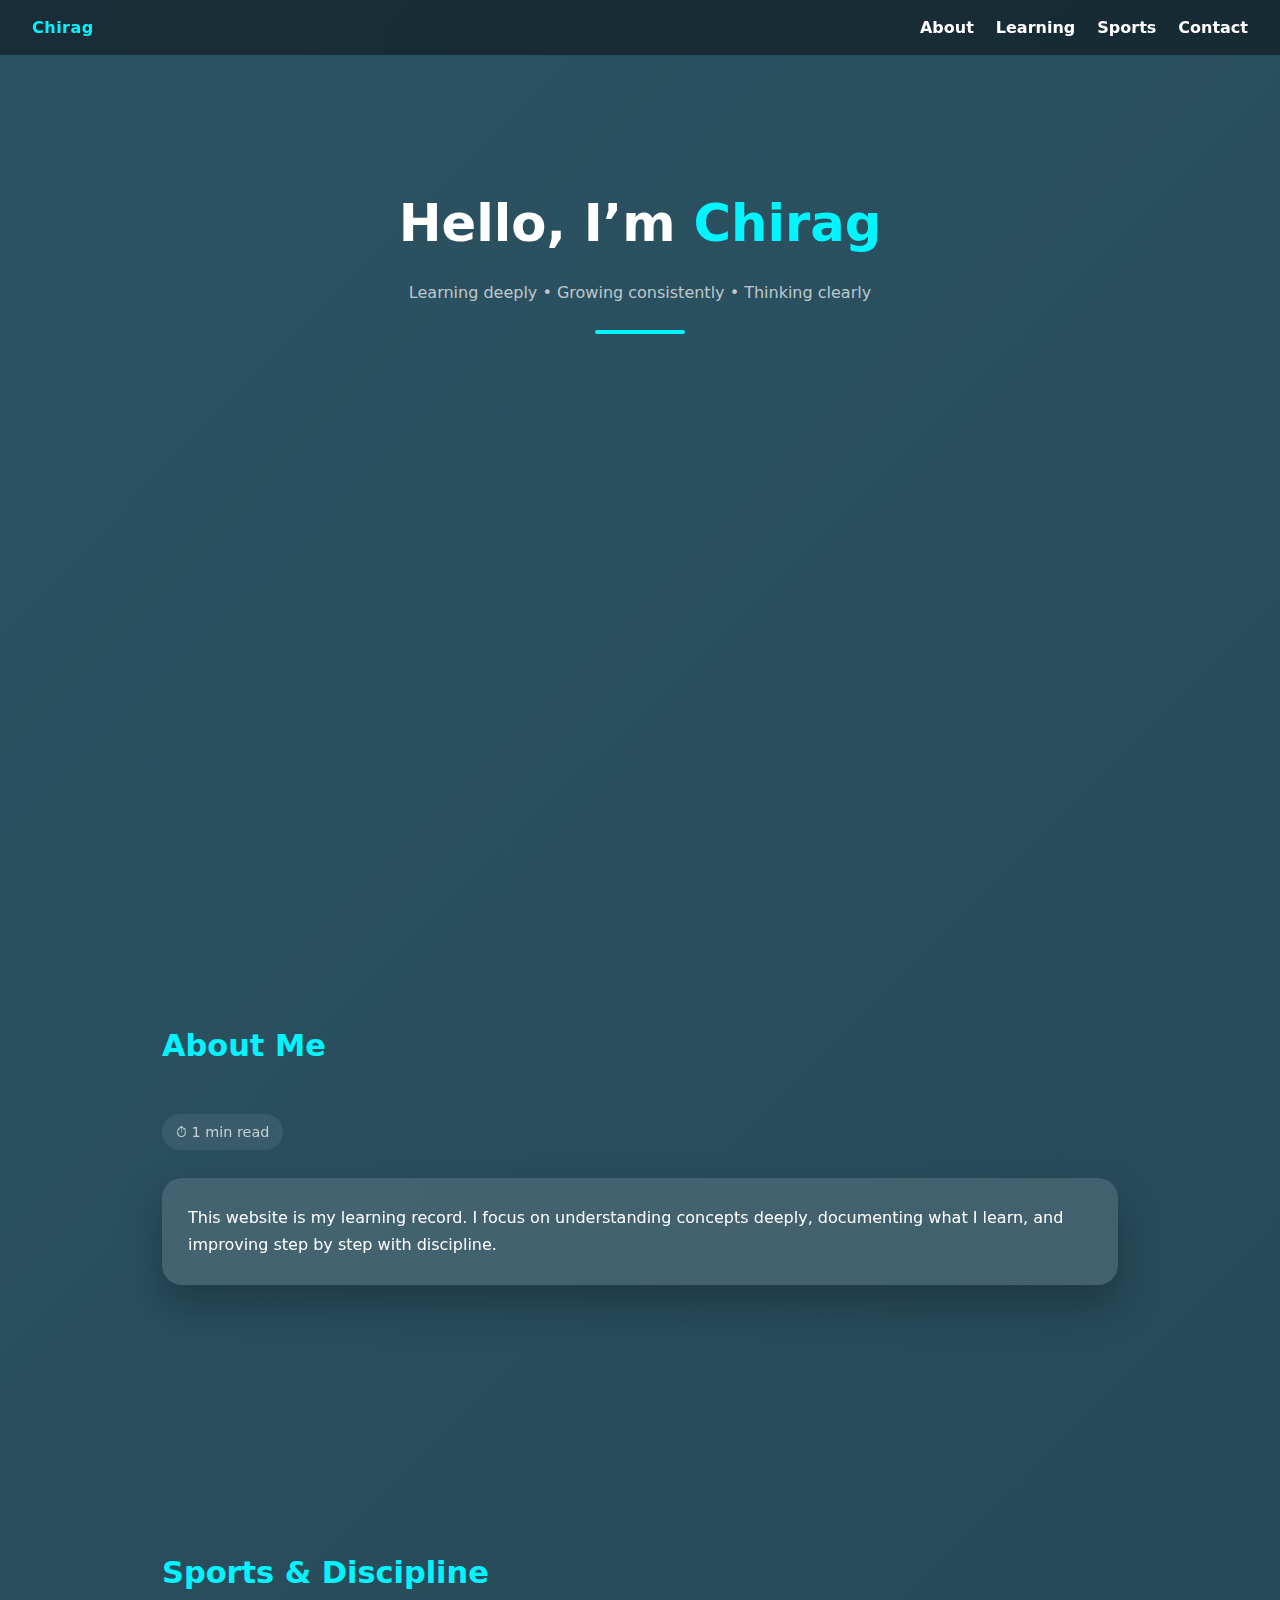
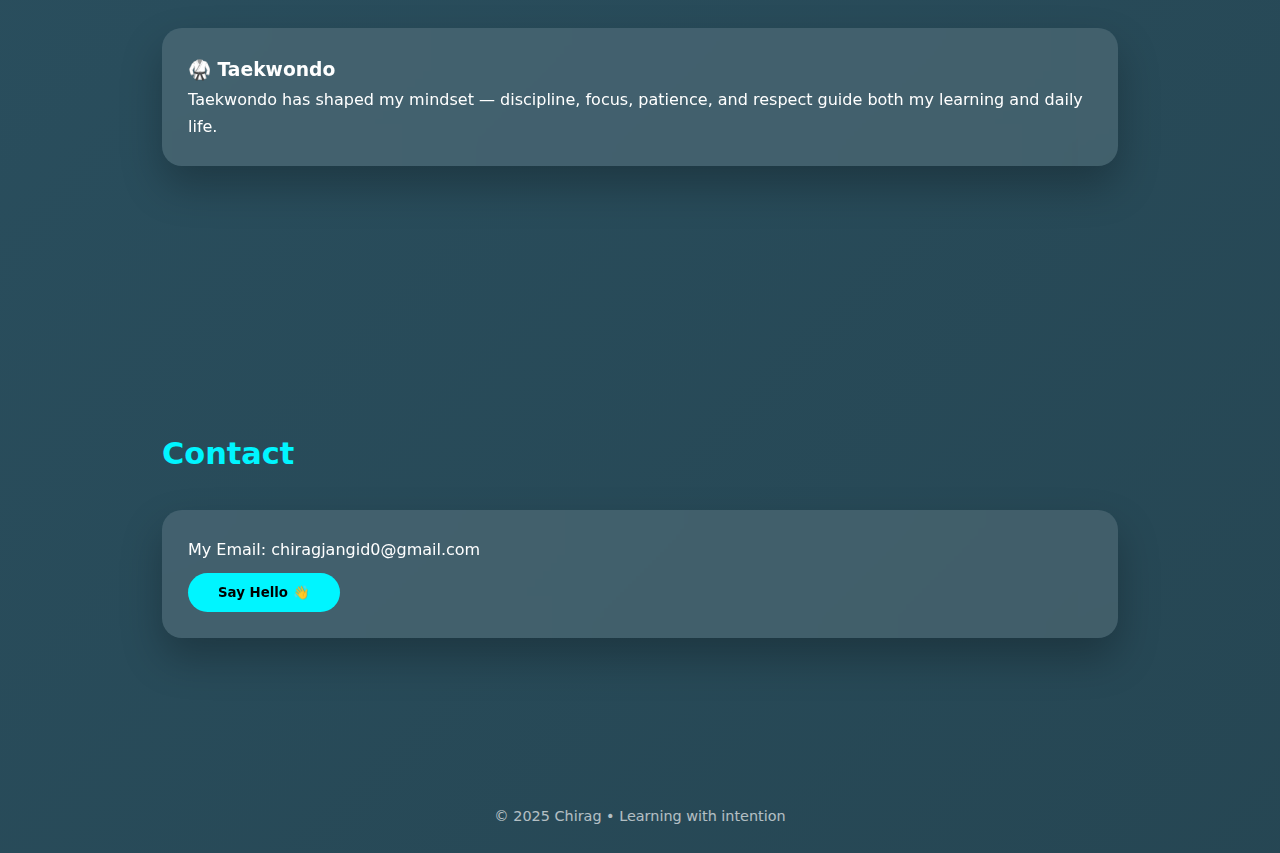
<file: index.html>
<!DOCTYPE html>
<html lang="en">
<head>
  <meta charset="UTF-8">
  <title>Chirag | Learning Portfolio</title>
  <meta name="viewport" content="width=device-width, initial-scale=1.0">
  <link rel="stylesheet" href="style.css">
</head>
<body>

<nav class="navbar">
  <div class="logo">Chirag</div>
  <ul>
    <li><a href="#about">About</a></li>
    <li><a href="learning/learning.html">Learning</a></li>
    <li><a href="#sports">Sports</a></li>
    <li><a href="#contact">Contact</a></li>
  </ul>
</nav>

<header class="hero">
  <h1>Hello, I’m <span>Chirag</span></h1>
  <p>Learning deeply • Growing consistently • Thinking clearly</p>
  <div class="hero-line"></div>
</header>

<section id="about" class="section">
  <h2>About Me</h2>
  <div class="glass-card">
    <p>
      This website is my learning record.  
      I focus on understanding concepts deeply, documenting what I learn,
      and improving step by step with discipline.
    </p>
  </div>
</section>

<section id="sports" class="section">
  <h2>Sports & Discipline</h2>
  <div class="glass-card">
    <h3>🥋 Taekwondo</h3>
    <p>
      Taekwondo has shaped my mindset — discipline, focus, patience,
      and respect guide both my learning and daily life.
    </p>
  </div>
</section>

<section id="contact" class="section">
  <h2>Contact</h2>
  <div class="glass-card">
    <p>My Email: chiragjangid0@gmail.com</p>
    <button class="btn" onclick="sayHi()">Say Hello 👋</button>
  </div>
</section>

<footer>
  <p>© 2025 Chirag • Learning with intention</p>
</footer>

<script src="script.js"></script>
</body>
</html>
</file>
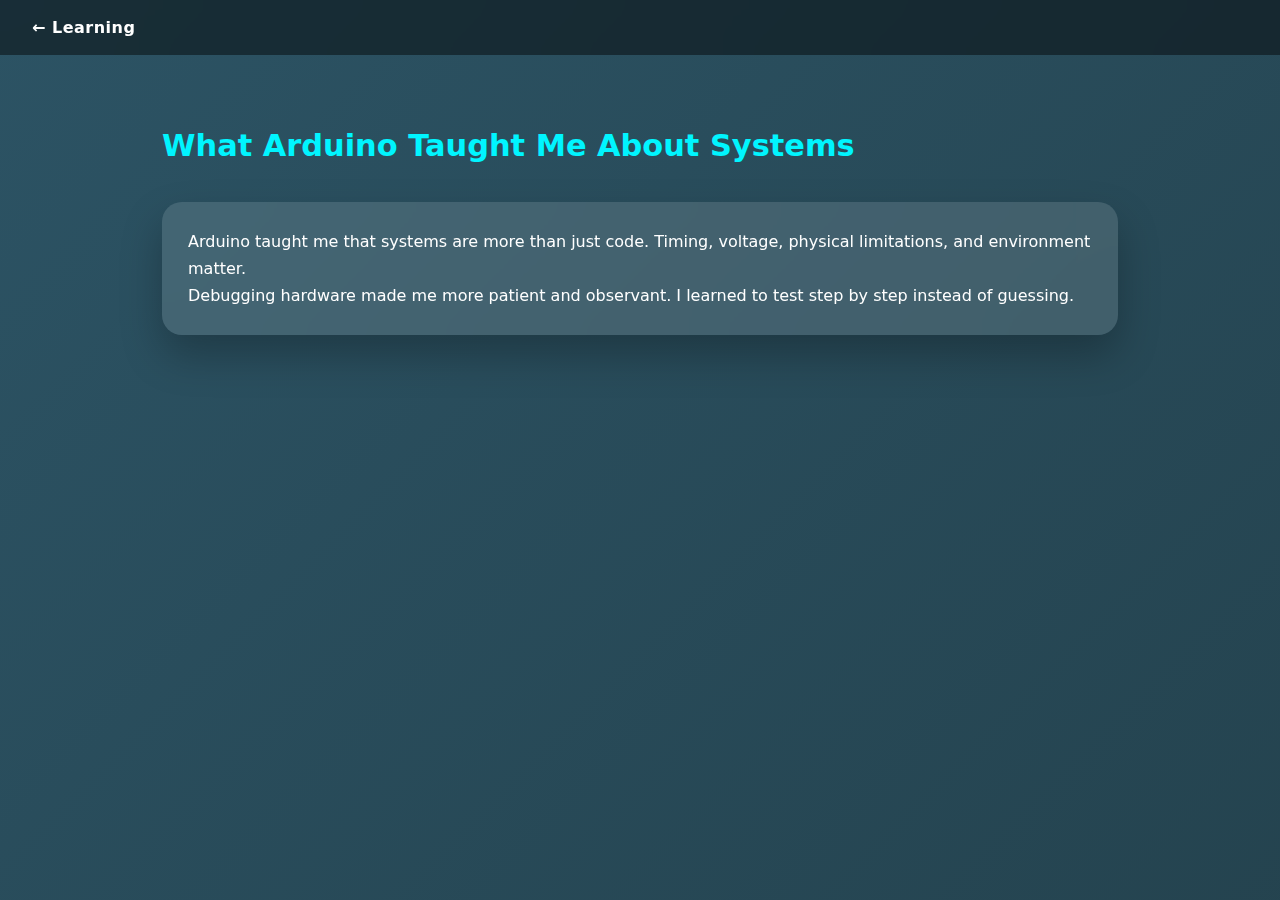
<file: arduino-systems.html>
<!DOCTYPE html>
<html lang="en">
<head>
  <meta charset="UTF-8">
  <meta name="viewport" content="width=device-width, initial-scale=1.0">
  <title>Arduino & Systems | Chirag</title>
  <link rel="stylesheet" href="../style.css">
</head>
<body>

<nav class="navbar">
  <a href="learning.html" class="logo">← Learning</a>
</nav>

<section class="section">
<h2>What Arduino Taught Me About Systems</h2>

<div class="glass-card">
<p>
Arduino taught me that systems are more than just code.
Timing, voltage, physical limitations, and environment matter.
</p>

<p>
Debugging hardware made me more patient and observant.
I learned to test step by step instead of guessing.
</p>
</div>
</section>

</body>
</html>
</file>
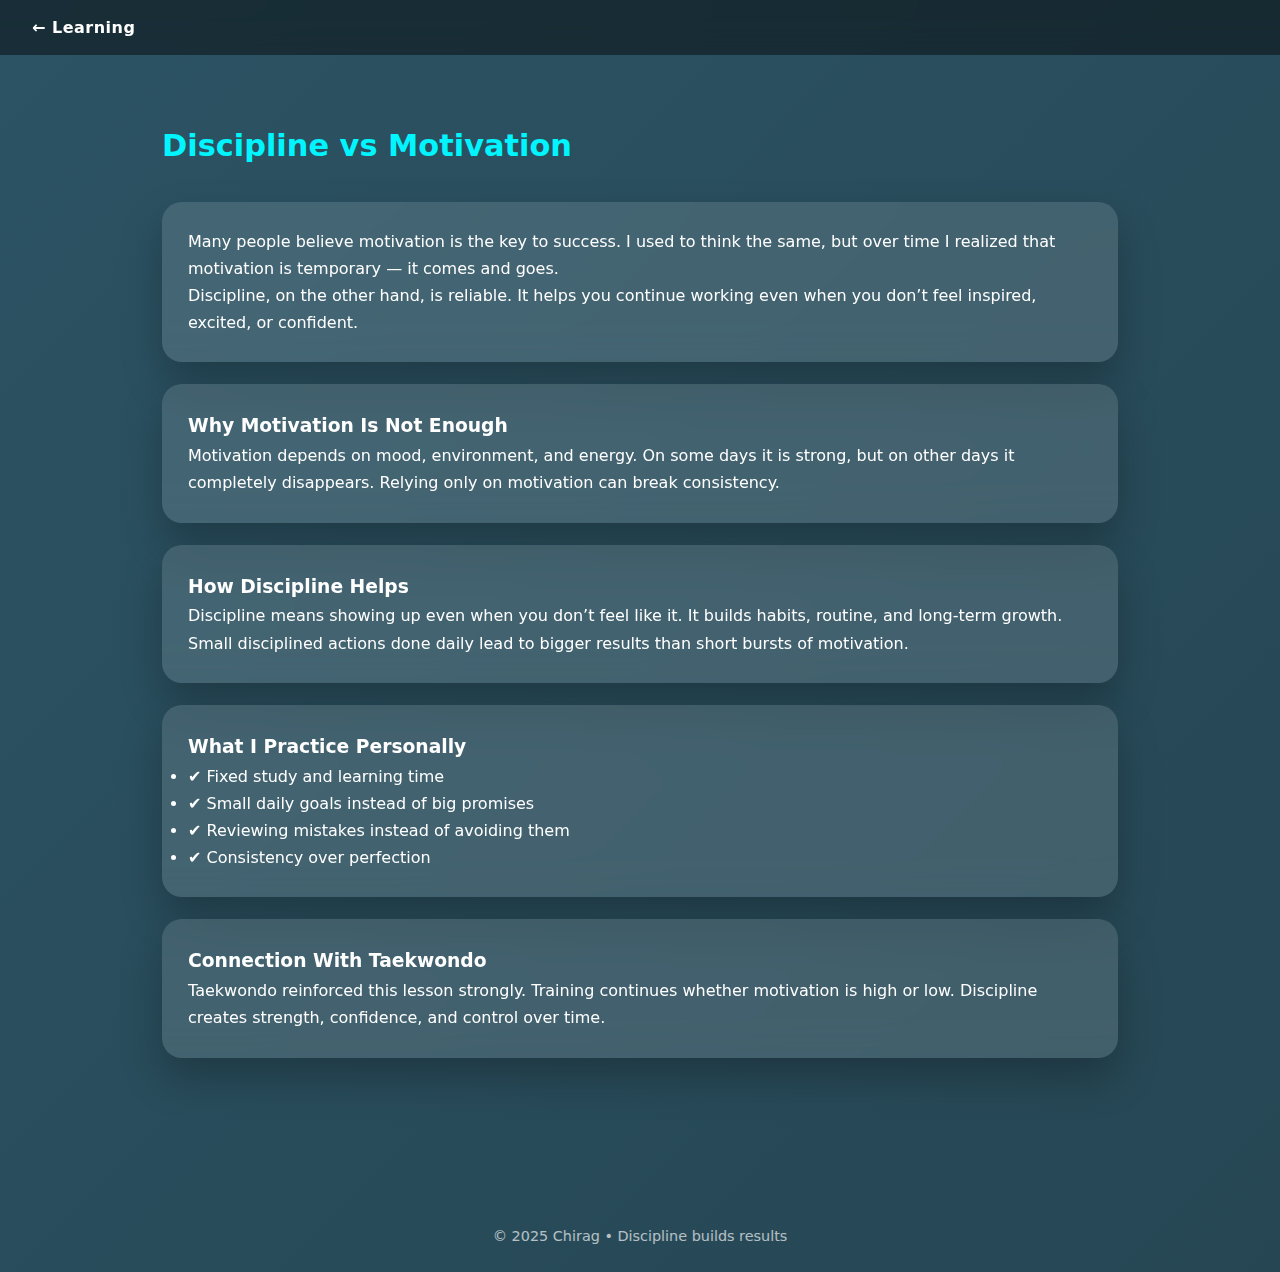
<file: discipline-vs-motivation.html>
<!DOCTYPE html>
<html lang="en">
<head>
  <meta charset="UTF-8">
  <title>Discipline vs Motivation | Chirag</title>
  <meta name="viewport" content="width=device-width, initial-scale=1.0">
  <link rel="stylesheet" href="../style.css">
</head>
<body>

<!-- NAVBAR -->
<nav class="navbar">
  <a href="learning.html" class="logo">← Learning</a>
</nav>

<!-- CONTENT -->
<section class="section">
  <h2>Discipline vs Motivation</h2>

  <div class="glass-card">
    <p>
      Many people believe motivation is the key to success.  
      I used to think the same, but over time I realized that motivation
      is temporary — it comes and goes.
    </p>

    <p>
      Discipline, on the other hand, is reliable.  
      It helps you continue working even when you don’t feel inspired,
      excited, or confident.
    </p>
  </div>

  <div class="glass-card">
    <h3>Why Motivation Is Not Enough</h3>
    <p>
      Motivation depends on mood, environment, and energy.
      On some days it is strong, but on other days it completely disappears.
      Relying only on motivation can break consistency.
    </p>
  </div>

  <div class="glass-card">
    <h3>How Discipline Helps</h3>
    <p>
      Discipline means showing up even when you don’t feel like it.
      It builds habits, routine, and long-term growth.
    </p>

    <p>
      Small disciplined actions done daily lead to bigger results
      than short bursts of motivation.
    </p>
  </div>

  <div class="glass-card">
    <h3>What I Practice Personally</h3>
    <ul>
      <li>✔ Fixed study and learning time</li>
      <li>✔ Small daily goals instead of big promises</li>
      <li>✔ Reviewing mistakes instead of avoiding them</li>
      <li>✔ Consistency over perfection</li>
    </ul>
  </div>

  <div class="glass-card">
    <h3>Connection With Taekwondo</h3>
    <p>
      Taekwondo reinforced this lesson strongly.
      Training continues whether motivation is high or low.
      Discipline creates strength, confidence, and control over time.
    </p>
  </div>

</section>

<footer>
  <p>© 2025 Chirag • Discipline builds results</p>
</footer>

</body>
</html>
</file>
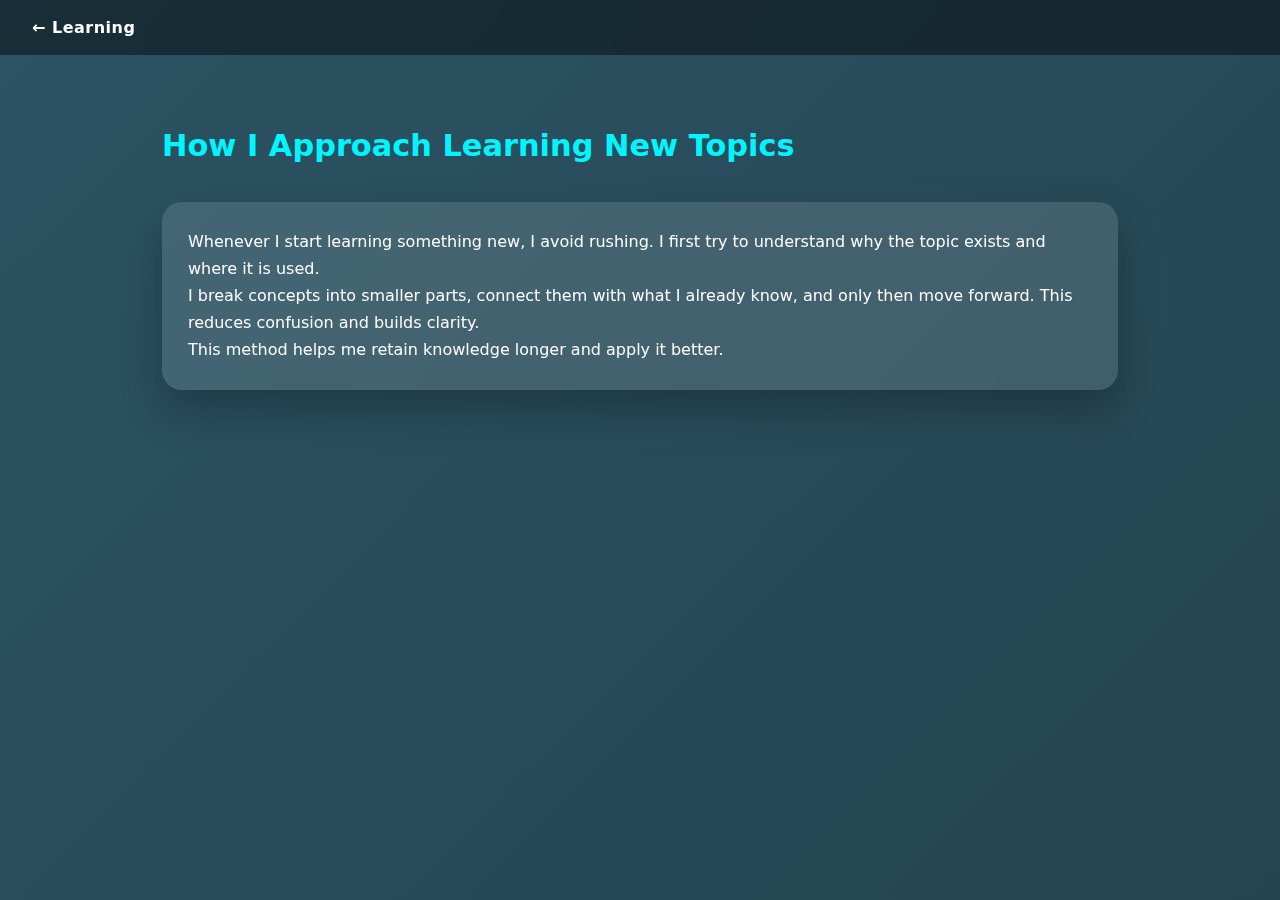
<file: how-i-learn.html>
<!DOCTYPE html>
<html lang="en">
<head>
  <meta charset="UTF-8">
  <meta name="viewport" content="width=device-width, initial-scale=1.0">
  <title>How I Learn | Chirag</title>
  <link rel="stylesheet" href="../style.css">
</head>
<body>

<nav class="navbar">
  <a href="learning.html" class="logo">← Learning</a>
</nav>

<section class="section">
<h2>How I Approach Learning New Topics</h2>

<div class="glass-card">
<p>
Whenever I start learning something new, I avoid rushing.
I first try to understand why the topic exists and where it is used.
</p>

<p>
I break concepts into smaller parts, connect them with what I already know,
and only then move forward. This reduces confusion and builds clarity.
</p>

<p>
This method helps me retain knowledge longer and apply it better.
</p>
</div>
</section>

</body>
</html>
</file>
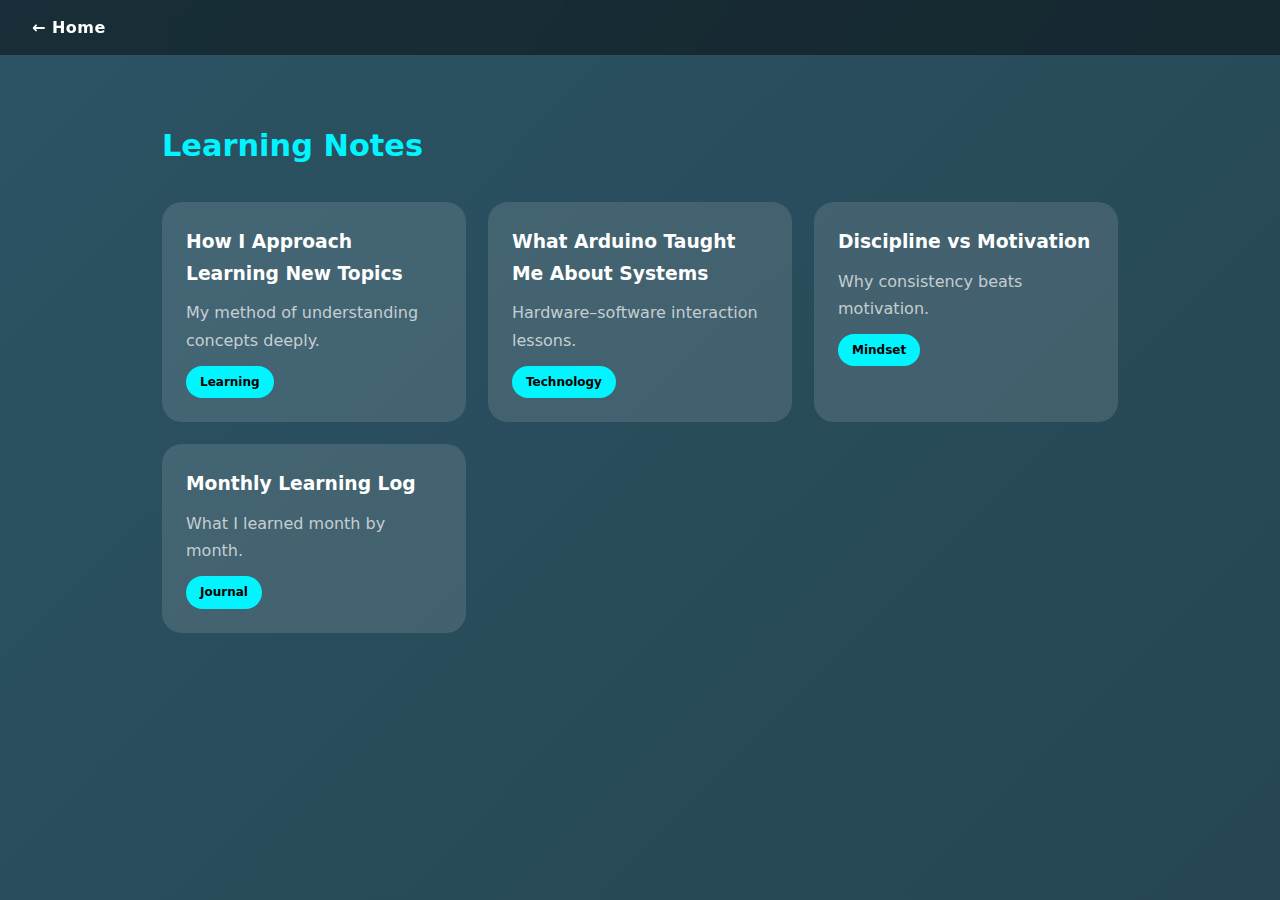
<file: learning.html>
<!DOCTYPE html>
<html lang="en">
<head>
  <meta charset="UTF-8">
  <meta name="viewport" content="width=device-width, initial-scale=1.0">
  <title>Learning Notes | Chirag</title>
  <link rel="stylesheet" href="../style.css">
</head>
<body>

<nav class="navbar">
  <a href="../index.html" class="logo">← Home</a>
</nav>

<section class="section">
  <h2>Learning Notes</h2>

  <div class="blog-grid">

    <a class="blog-card" href="how-i-learn.html">
      <h3>How I Approach Learning New Topics</h3>
      <p>My method of understanding concepts deeply.</p>
      <span class="tag">Learning</span>
    </a>

    <a class="blog-card" href="arduino-systems.html">
      <h3>What Arduino Taught Me About Systems</h3>
      <p>Hardware–software interaction lessons.</p>
      <span class="tag">Technology</span>
    </a>

    <a class="blog-card" href="discipline-vs-motivation.html">
      <h3>Discipline vs Motivation</h3>
      <p>Why consistency beats motivation.</p>
      <span class="tag">Mindset</span>
    </a>

    <a class="blog-card" href="monthly-log.html">
      <h3>Monthly Learning Log</h3>
      <p>What I learned month by month.</p>
      <span class="tag">Journal</span>
    </a>

  </div>
</section>

</body>
</html>
</file>
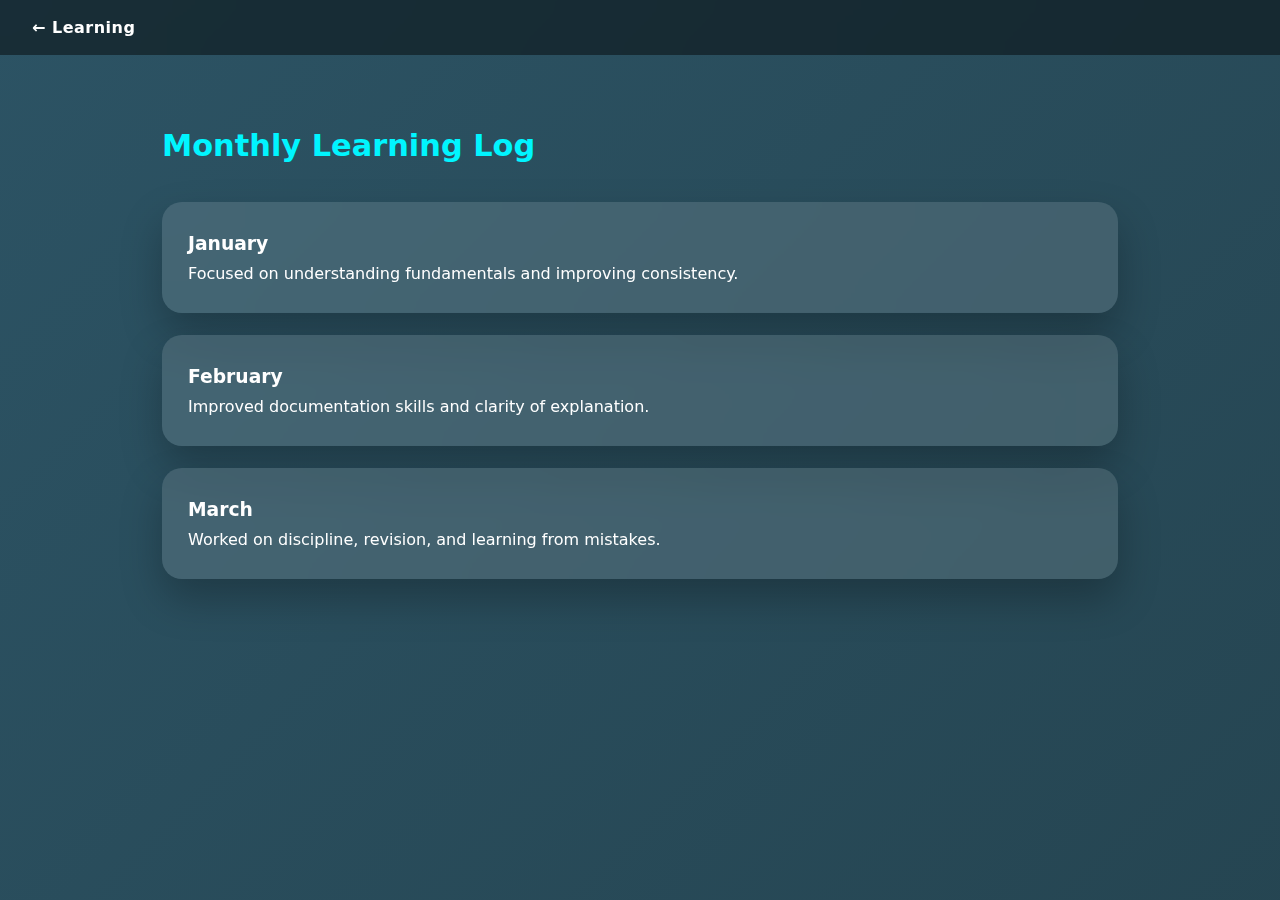
<file: monthly-log.html>
<!DOCTYPE html>
<html lang="en">
<head>
  <meta charset="UTF-8">
  <meta name="viewport" content="width=device-width, initial-scale=1.0">
  <title>Monthly Learning Log | Chirag</title>
  <link rel="stylesheet" href="../style.css">
</head>
<body>

<nav class="navbar">
  <a href="learning.html" class="logo">← Learning</a>
</nav>

<section class="section">
<h2>Monthly Learning Log</h2>

<div class="glass-card">
<h3>January</h3>
<p>Focused on understanding fundamentals and improving consistency.</p>
</div>

<div class="glass-card">
<h3>February</h3>
<p>Improved documentation skills and clarity of explanation.</p>
</div>

<div class="glass-card">
<h3>March</h3>
<p>Worked on discipline, revision, and learning from mistakes.</p>
</div>

</section>

</body>
</html>
</file>
<file: style.css>
:root {
  --accent: #00f5ff;
  --bg1: #0f2027;
  --bg2: #203a43;
  --glass: rgba(255,255,255,0.12);
  --text: #ffffff;
  --muted: rgba(255,255,255,0.7);
}

* {
  margin: 0;
  padding: 0;
  box-sizing: border-box;
  font-family: "Segoe UI", system-ui, sans-serif;
}

body {
  background: linear-gradient(-45deg, var(--bg1), var(--bg2), #2c5364);
  background-size: 400% 400%;
  animation: gradient 10s ease infinite;
  color: var(--text);
  line-height: 1.7;
}

@keyframes gradient {
  0% { background-position: 0% 50%; }
  50% { background-position: 100% 50%; }
  100% { background-position: 0% 50%; }
}

/* ================= NAVBAR ================= */
.navbar {
  position: fixed;
  top: 0;
  width: 100%;
  -webkit-backdrop-filter: blur(14px);
  backdrop-filter: blur(14px);
  background: rgba(0,0,0,0.45);
  display: flex;
  justify-content: space-between;
  align-items: center;
  padding: 14px 32px;
  z-index: 1000;
}

.navbar ul {
  list-style: none;
  display: flex;
}

.navbar li {
  margin-left: 22px;
}

.navbar a {
  color: var(--text);
  text-decoration: none;
  font-weight: 600;
  transition: color 0.2s ease;
}

.navbar a:hover {
  color: var(--accent);
}

.logo {
  color: var(--accent);
  font-weight: 800;
  letter-spacing: 0.5px;
}

/* ================= HERO ================= */
.hero {
  height: 100vh;
  text-align: center;
  padding-top: 180px;
}

.hero h1 {
  font-size: clamp(2.4rem, 5vw, 3.2rem);
}

.hero span {
  color: var(--accent);
}

.hero p {
  margin-top: 12px;
  color: var(--muted);
}

.hero-line {
  width: 90px;
  height: 4px;
  background: var(--accent);
  margin: 24px auto;
  border-radius: 10px;
}

/* ================= SECTIONS ================= */
.section {
  max-width: 1000px;
  margin: auto;
  padding: 120px 22px;
}

.section h2 {
  margin-bottom: 30px;
  color: var(--accent);
  font-size: 1.9rem;
}

/* ================= GLASS CARD ================= */
.glass-card {
  background: var(--glass);
  -webkit-backdrop-filter: blur(16px);
  backdrop-filter: blur(16px);
  padding: 26px;
  border-radius: 20px;
  margin-bottom: 22px;
  box-shadow: 0 20px 40px rgba(0,0,0,0.25);
}

/* ================= SKILLS ================= */
.skills-grid {
  display: grid;
  grid-template-columns: repeat(auto-fit, minmax(240px, 1fr));
  gap: 18px;
}

.skill-card {
  background: var(--glass);
  padding: 22px;
  border-radius: 18px;
}

.skill-card h3 {
  margin-bottom: 8px;
}

/* ================= BLOG / LEARNING ================= */
.blog-grid {
  display: grid;
  grid-template-columns: repeat(auto-fit, minmax(260px, 1fr));
  gap: 22px;
}

.blog-card {
  background: var(--glass);
  padding: 24px;
  border-radius: 20px;
  text-decoration: none;
  color: var(--text);
  transition: transform 0.25s ease;
}

.blog-card:hover {
  transform: translateY(-8px);
}

.blog-card h3 {
  margin-bottom: 10px;
}

.blog-card p {
  color: var(--muted);
}

.tag {
  display: inline-block;
  margin-top: 12px;
  padding: 6px 14px;
  border-radius: 20px;
  background: var(--accent);
  color: black;
  font-size: 0.75rem;
  font-weight: bold;
}

/* ================= BUTTON ================= */
.btn {
  padding: 12px 30px;
  border-radius: 30px;
  background: var(--accent);
  color: black;
  border: none;
  cursor: pointer;
  font-weight: 700;
  margin-top: 10px;
}

/* ================= FOOTER ================= */
footer {
  text-align: center;
  padding: 24px;
  opacity: 0.65;
  font-size: 0.9rem;
}

/* ================= RESPONSIVE ================= */
@media (max-width: 768px) {
  .navbar {
    padding: 12px 18px;
  }

  .navbar ul {
    display: none;
  }

  .hero {
    padding-top: 150px;
  }

  .section {
    padding: 100px 18px;
  }
}
/* GLASS CARD */

/* ================= READING TIME ================= */
.reading-time {
  margin: 12px 0 28px 0;
  font-size: 0.9rem;
  color: var(--muted);
  display: inline-block;
  padding: 6px 14px;
  border-radius: 20px;
  background: rgba(255,255,255,0.08);
  -webkit-backdrop-filter: blur(8px);
  backdrop-filter: blur(8px);
}
/* ================= CUSTOM SCROLLBAR ================= */
::-webkit-scrollbar {
  width: 10px;
}
</file>
